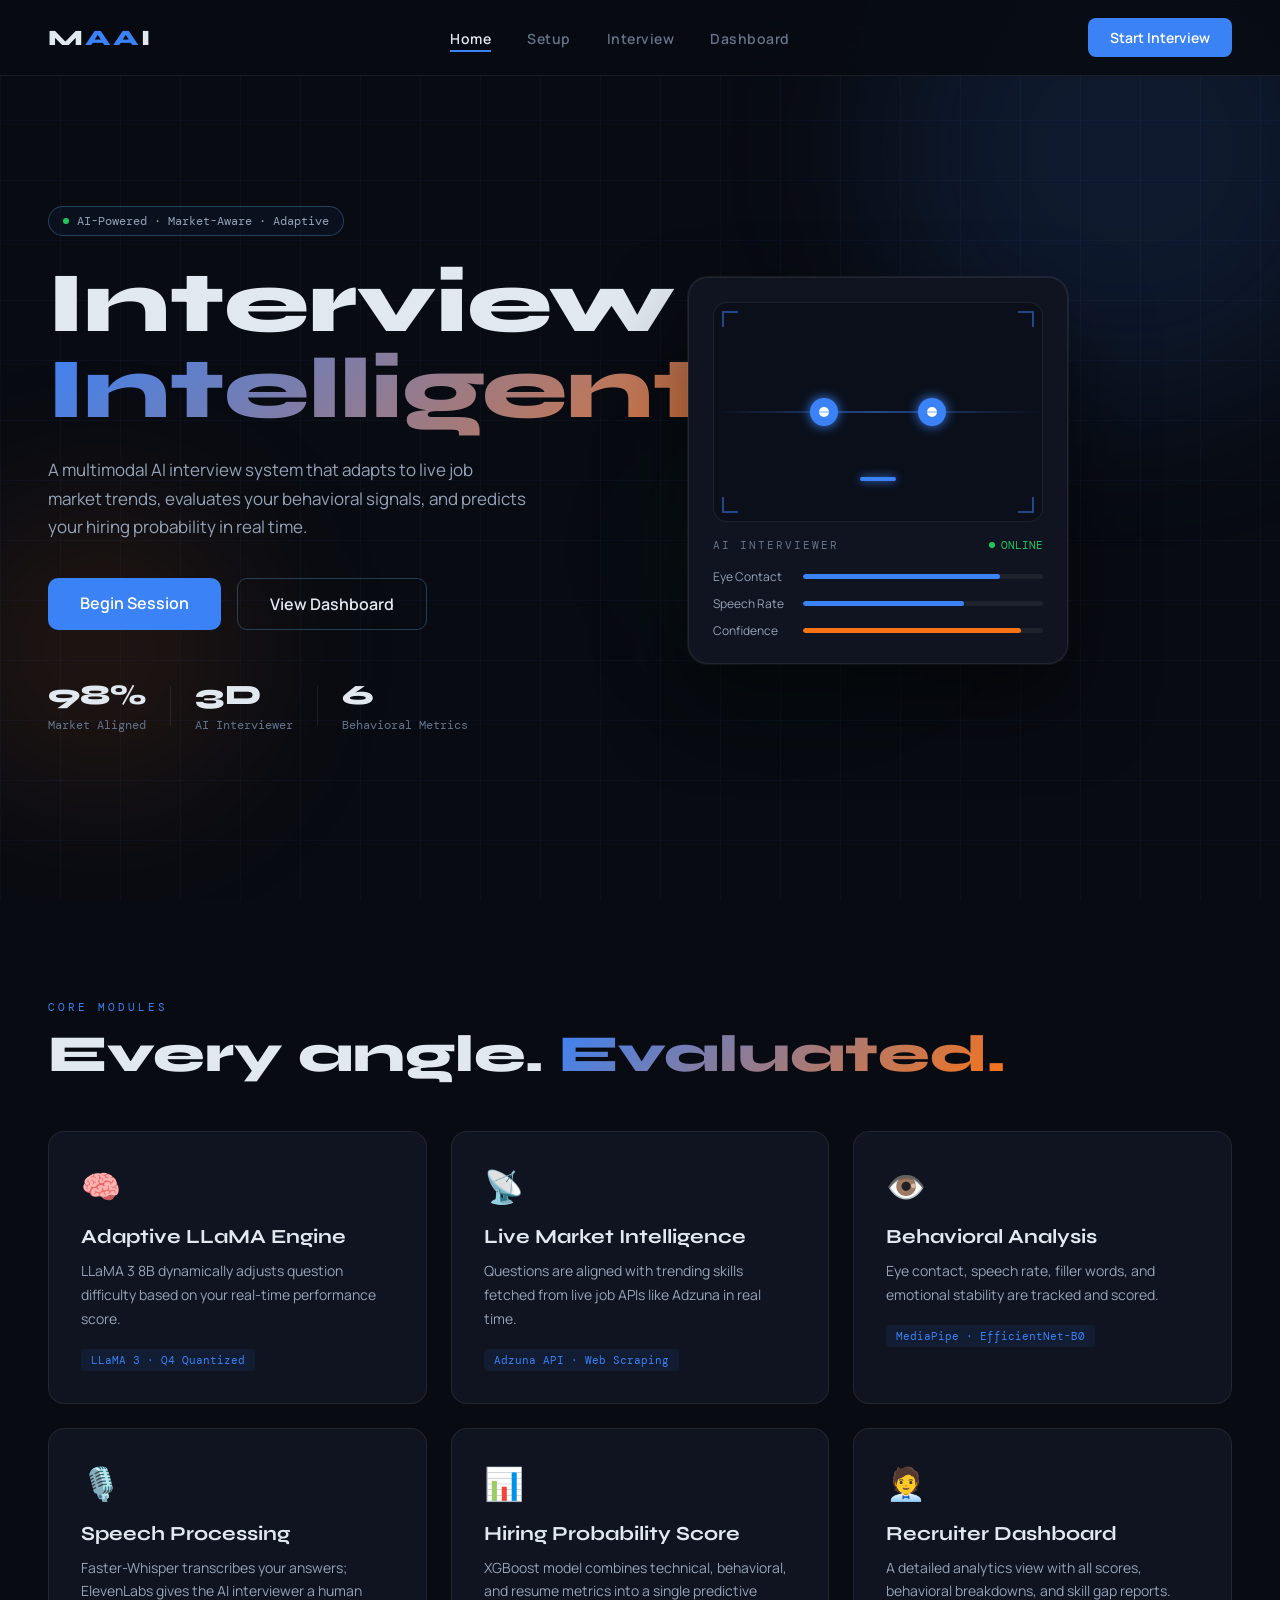
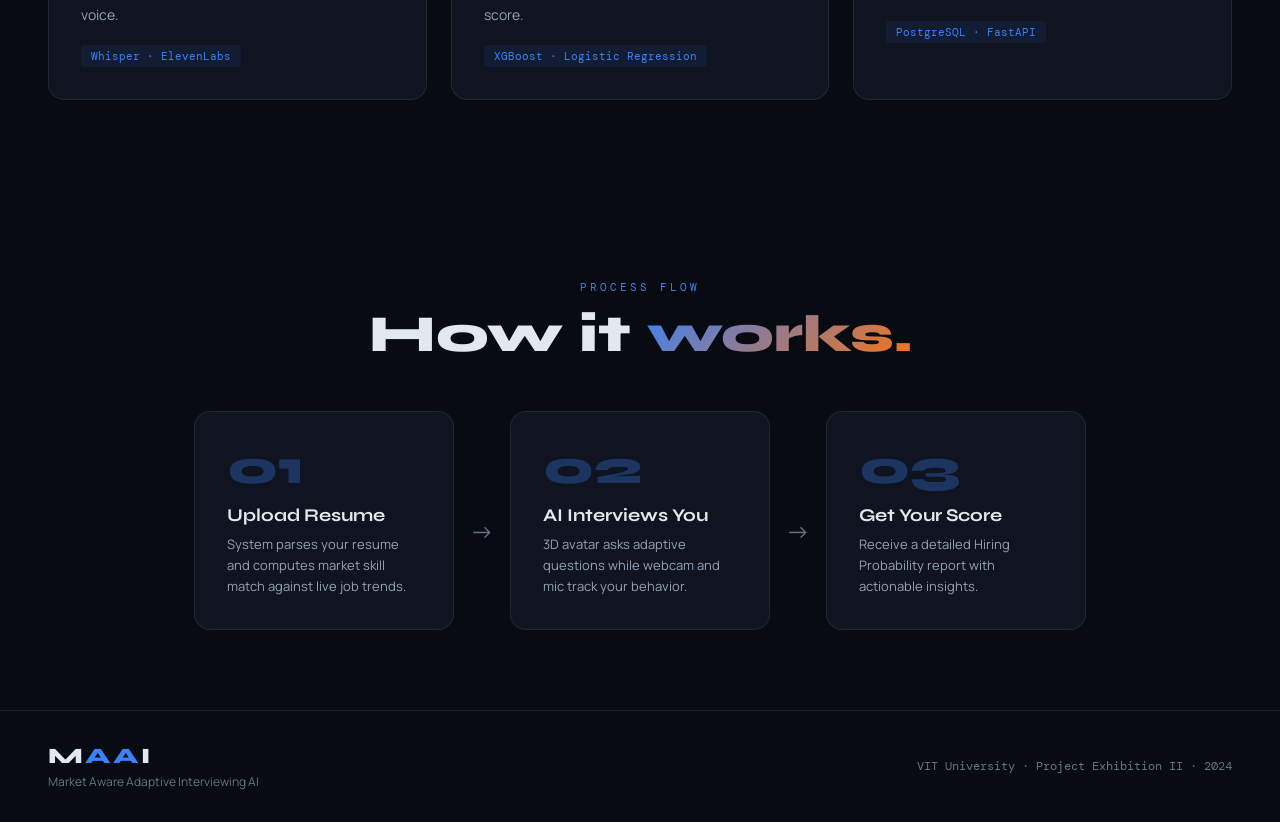
<file: AI_Interview_Simulator_with_Market_Job_Analysis/AI_Interview_Simulator_with_Market_Job_Analysis/frontend/index.html>
<!DOCTYPE html>
<html lang="en">
<head>
  <meta charset="UTF-8" />
  <meta name="viewport" content="width=device-width, initial-scale=1.0"/>
  <title>MAAI — Market Aware Adaptive Interviewing AI</title>
  <link rel="stylesheet" href="style.css" />
  <link rel="preconnect" href="https://fonts.googleapis.com">
  <link href="https://fonts.googleapis.com/css2?family=Syne:wght@400;700;800&family=DM+Mono:wght@300;400;500&family=Manrope:wght@300;400;600&display=swap" rel="stylesheet">
</head>
<body>

  <!-- NAV -->
  <nav class="navbar">
    <div class="nav-logo">M<span>AA</span>I</div>
    <ul class="nav-links">
      <li><a href="index.html" class="active">Home</a></li>
      <li><a href="setup.html">Setup</a></li>
      <li><a href="interview.html">Interview</a></li>
      <li><a href="dashboard.html">Dashboard</a></li>
    </ul>
    <a href="setup.html" class="btn-primary">Start Interview</a>
  </nav>

  <!-- HERO -->
  <section class="hero">
    <div class="hero-bg">
      <div class="grid-overlay"></div>
      <div class="orb orb1"></div>
      <div class="orb orb2"></div>
      <div class="orb orb3"></div>
    </div>

    <div class="hero-content">
      <div class="badge">
        <span class="badge-dot"></span>
        AI-Powered · Market-Aware · Adaptive
      </div>
      <h1 class="hero-title">
        Interview <br/>
        <span class="gradient-text">Intelligently.</span>
      </h1>
      <p class="hero-desc">
        A multimodal AI interview system that adapts to live job market trends,
        evaluates your behavioral signals, and predicts your hiring probability in real time.
      </p>
      <div class="hero-cta">
        <a href="setup.html" class="btn-primary large">Begin Session</a>
        <a href="dashboard.html" class="btn-outline large">View Dashboard</a>
      </div>
      <div class="hero-stats">
        <div class="stat">
          <span class="stat-num">98%</span>
          <span class="stat-label">Market Aligned</span>
        </div>
        <div class="stat-divider"></div>
        <div class="stat">
          <span class="stat-num">3D</span>
          <span class="stat-label">AI Interviewer</span>
        </div>
        <div class="stat-divider"></div>
        <div class="stat">
          <span class="stat-num">6</span>
          <span class="stat-label">Behavioral Metrics</span>
        </div>
      </div>
    </div>

    <div class="hero-visual">
      <div class="avatar-card">
        <div class="avatar-screen">
          <div class="avatar-face">
            <div class="eye left-eye"><div class="pupil"></div></div>
            <div class="eye right-eye"><div class="pupil"></div></div>
            <div class="mouth"></div>
          </div>
          <div class="scan-line"></div>
          <div class="corner tl"></div>
          <div class="corner tr"></div>
          <div class="corner bl"></div>
          <div class="corner br"></div>
        </div>
        <div class="avatar-info">
          <span class="ai-label">AI INTERVIEWER</span>
          <span class="ai-status"><span class="pulse"></span> ONLINE</span>
        </div>
        <div class="metrics-bar">
          <div class="metric-item">
            <span>Eye Contact</span>
            <div class="bar"><div class="fill" style="width:82%"></div></div>
          </div>
          <div class="metric-item">
            <span>Speech Rate</span>
            <div class="bar"><div class="fill" style="width:67%"></div></div>
          </div>
          <div class="metric-item">
            <span>Confidence</span>
            <div class="bar"><div class="fill orange" style="width:91%"></div></div>
          </div>
        </div>
      </div>
    </div>
  </section>

  <!-- FEATURES -->
  <section class="features">
    <div class="section-label">CORE MODULES</div>
    <h2 class="section-title">Every angle. <span class="gradient-text">Evaluated.</span></h2>
    <div class="features-grid">
      <div class="feature-card" data-delay="0">
        <div class="feature-icon">🧠</div>
        <h3>Adaptive LLaMA Engine</h3>
        <p>LLaMA 3 8B dynamically adjusts question difficulty based on your real-time performance score.</p>
        <div class="feature-tag">LLaMA 3 · Q4 Quantized</div>
      </div>
      <div class="feature-card" data-delay="1">
        <div class="feature-icon">📡</div>
        <h3>Live Market Intelligence</h3>
        <p>Questions are aligned with trending skills fetched from live job APIs like Adzuna in real time.</p>
        <div class="feature-tag">Adzuna API · Web Scraping</div>
      </div>
      <div class="feature-card" data-delay="2">
        <div class="feature-icon">👁️</div>
        <h3>Behavioral Analysis</h3>
        <p>Eye contact, speech rate, filler words, and emotional stability are tracked and scored.</p>
        <div class="feature-tag">MediaPipe · EfficientNet-B0</div>
      </div>
      <div class="feature-card" data-delay="3">
        <div class="feature-icon">🎙️</div>
        <h3>Speech Processing</h3>
        <p>Faster-Whisper transcribes your answers; ElevenLabs gives the AI interviewer a human voice.</p>
        <div class="feature-tag">Whisper · ElevenLabs</div>
      </div>
      <div class="feature-card" data-delay="4">
        <div class="feature-icon">📊</div>
        <h3>Hiring Probability Score</h3>
        <p>XGBoost model combines technical, behavioral, and resume metrics into a single predictive score.</p>
        <div class="feature-tag">XGBoost · Logistic Regression</div>
      </div>
      <div class="feature-card" data-delay="5">
        <div class="feature-icon">🧑‍💼</div>
        <h3>Recruiter Dashboard</h3>
        <p>A detailed analytics view with all scores, behavioral breakdowns, and skill gap reports.</p>
        <div class="feature-tag">PostgreSQL · FastAPI</div>
      </div>
    </div>
  </section>

  <!-- HOW IT WORKS -->
  <section class="how-it-works">
    <div class="section-label">PROCESS FLOW</div>
    <h2 class="section-title">How it <span class="gradient-text">works.</span></h2>
    <div class="steps">
      <div class="step">
        <div class="step-num">01</div>
        <div class="step-content">
          <h3>Upload Resume</h3>
          <p>System parses your resume and computes market skill match against live job trends.</p>
        </div>
      </div>
      <div class="step-arrow">→</div>
      <div class="step">
        <div class="step-num">02</div>
        <div class="step-content">
          <h3>AI Interviews You</h3>
          <p>3D avatar asks adaptive questions while webcam and mic track your behavior.</p>
        </div>
      </div>
      <div class="step-arrow">→</div>
      <div class="step">
        <div class="step-num">03</div>
        <div class="step-content">
          <h3>Get Your Score</h3>
          <p>Receive a detailed Hiring Probability report with actionable insights.</p>
        </div>
      </div>
    </div>
  </section>

  <!-- FOOTER -->
  <footer class="footer">
    <div class="footer-left">
      <div class="nav-logo">M<span>AA</span>I</div>
      <p>Market Aware Adaptive Interviewing AI</p>
    </div>
    <div class="footer-right">
      <span>VIT University · Project Exhibition II · 2024</span>
    </div>
  </footer>

  <script src="main.js"></script>
</body>
</html>
</file>
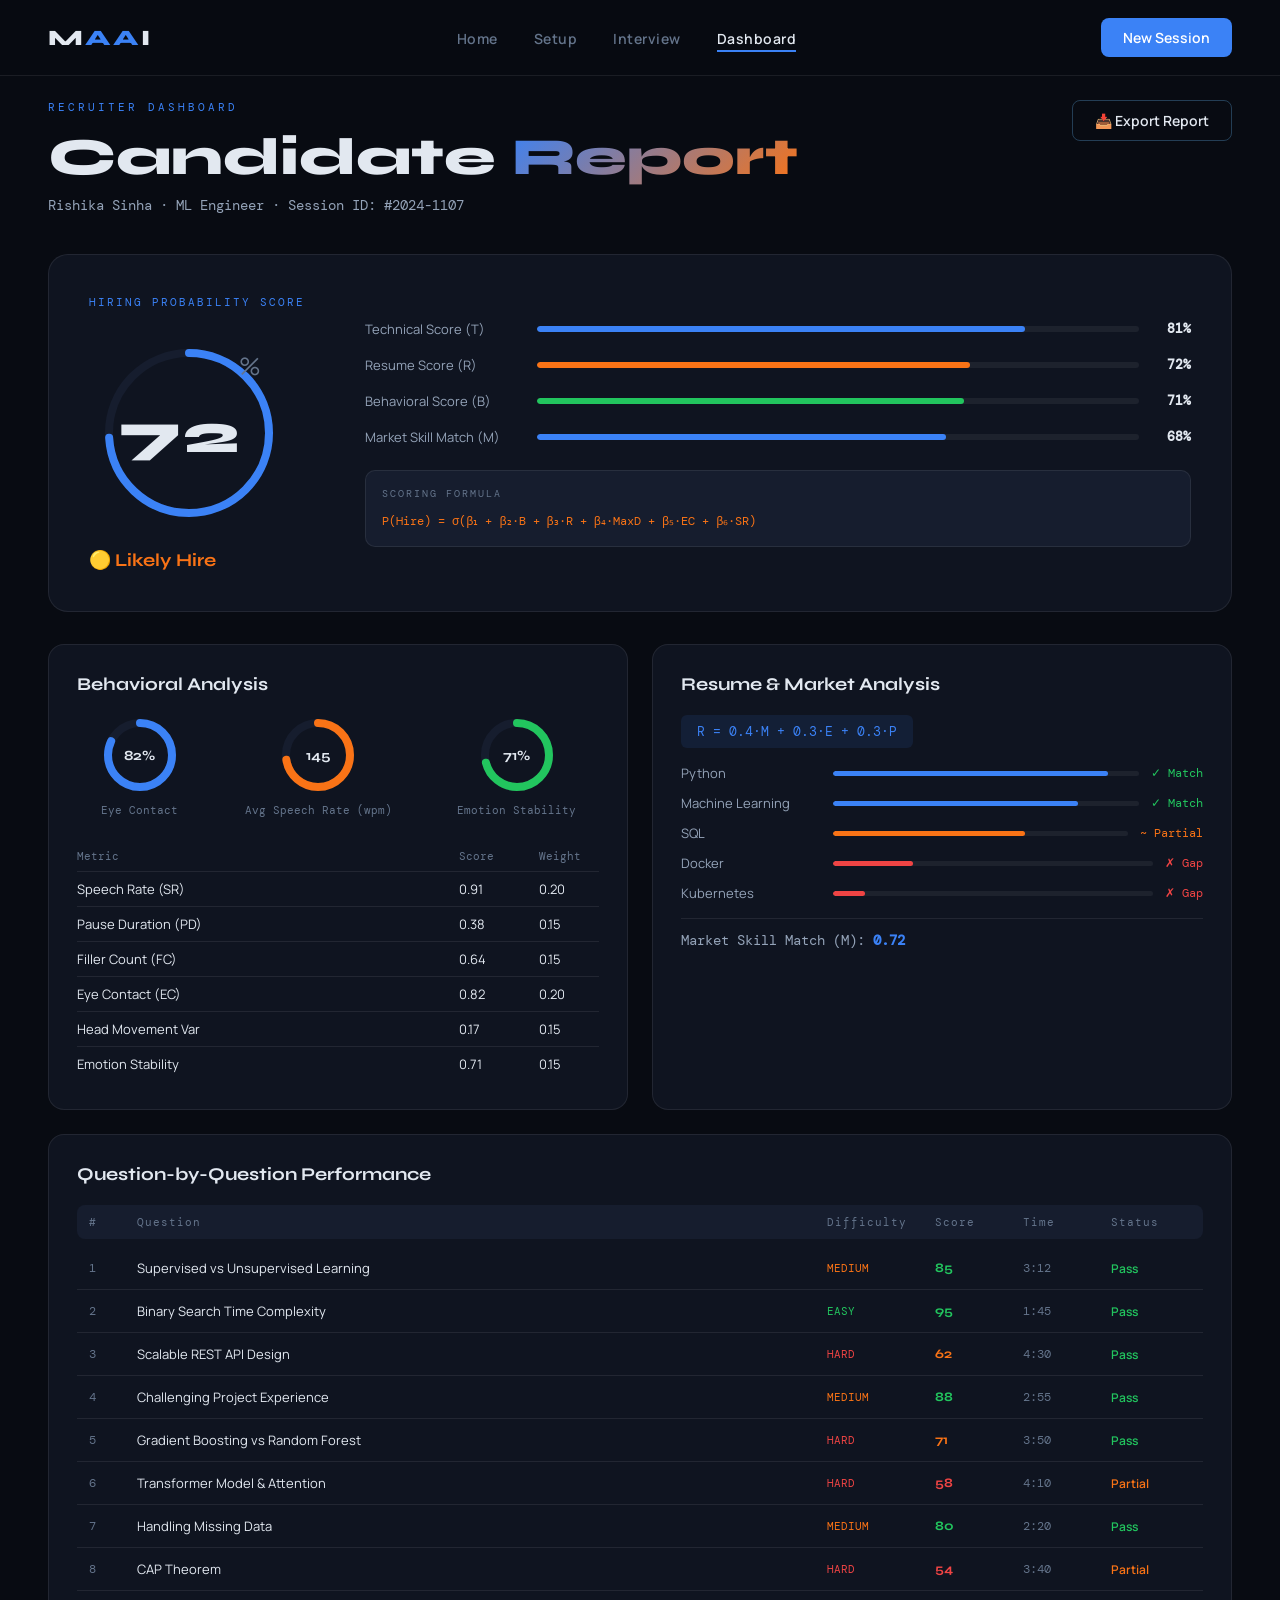
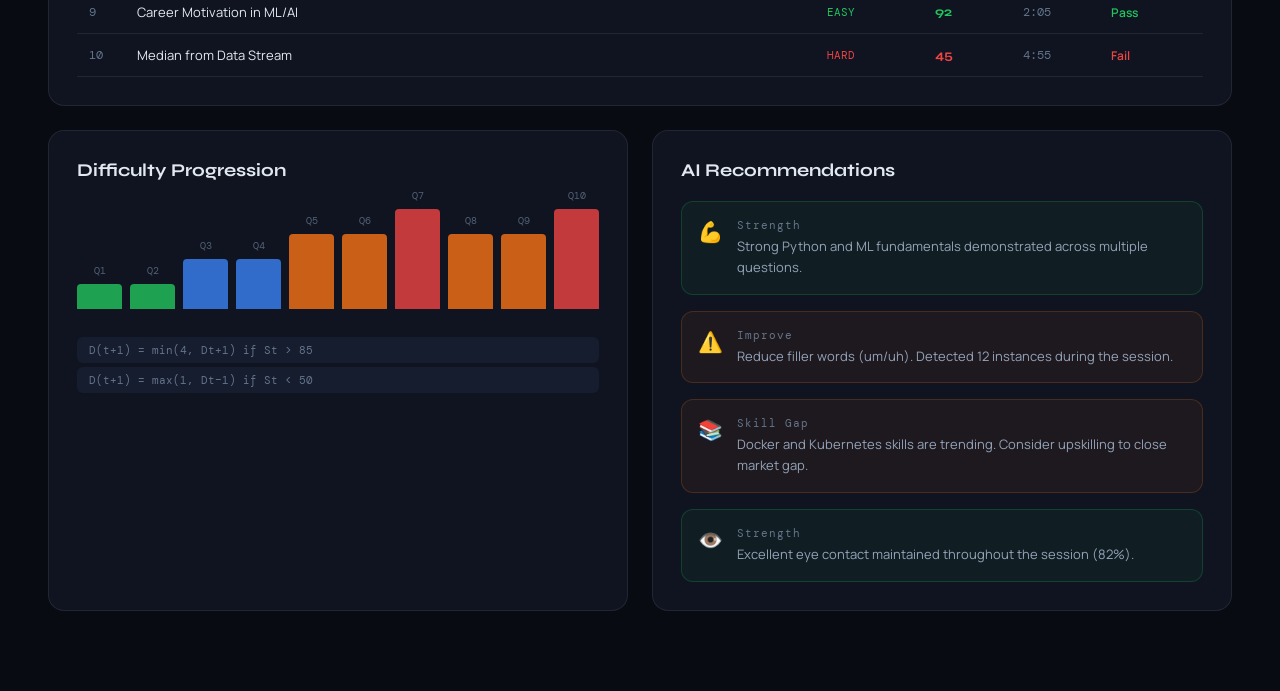
<file: AI_Interview_Simulator_with_Market_Job_Analysis/AI_Interview_Simulator_with_Market_Job_Analysis/frontend/dashboard.html>
<!DOCTYPE html>
<html lang="en">
<head>
  <meta charset="UTF-8" />
  <meta name="viewport" content="width=device-width, initial-scale=1.0"/>
  <title>Dashboard — MAAI</title>
  <link rel="stylesheet" href="style.css" />
  <link rel="preconnect" href="https://fonts.googleapis.com">
  <link href="https://fonts.googleapis.com/css2?family=Syne:wght@400;700;800&family=DM+Mono:wght@300;400;500&family=Manrope:wght@300;400;600&display=swap" rel="stylesheet">
</head>
<body>

  <nav class="navbar">
    <div class="nav-logo">M<span>AA</span>I</div>
    <ul class="nav-links">
      <li><a href="index.html">Home</a></li>
      <li><a href="setup.html">Setup</a></li>
      <li><a href="interview.html">Interview</a></li>
      <li><a href="dashboard.html" class="active">Dashboard</a></li>
    </ul>
    <a href="setup.html" class="btn-primary">New Session</a>
  </nav>

  <section class="dashboard-page">

    <!-- HEADER -->
    <div class="dashboard-header">
      <div>
        <div class="section-label">RECRUITER DASHBOARD</div>
        <h1>Candidate <span class="gradient-text">Report</span></h1>
        <p class="dashboard-meta">Rishika Sinha · ML Engineer · Session ID: #2024-1107</p>
      </div>
      <button class="btn-outline" onclick="window.print()">📥 Export Report</button>
    </div>

    <!-- HIRING SCORE HERO -->
    <div class="hiring-score-card">
      <div class="hs-left">
        <div class="hs-label">HIRING PROBABILITY SCORE</div>
        <div class="hs-ring-container">
          <svg class="hs-ring" viewBox="0 0 200 200">
            <circle cx="100" cy="100" r="80" class="ring-bg"/>
            <circle cx="100" cy="100" r="80" class="ring-fill" id="hiringRingFill"
              stroke-dasharray="502" stroke-dashoffset="502"/>
          </svg>
          <div class="hs-score-center">
            <span class="hs-number" id="hiringScore">0</span>
            <span class="hs-percent">%</span>
          </div>
        </div>
        <div class="hs-verdict" id="hiringVerdict">Calculating...</div>
      </div>
      <div class="hs-right">
        <div class="hs-breakdown">
          <div class="hs-item">
            <span class="hs-item-label">Technical Score (T)</span>
            <div class="bar wide"><div class="fill" id="techScoreBar" style="width:0%"></div></div>
            <span class="hs-item-val" id="techScoreVal">0%</span>
          </div>
          <div class="hs-item">
            <span class="hs-item-label">Resume Score (R)</span>
            <div class="bar wide"><div class="fill orange" id="resumeScoreBar" style="width:0%"></div></div>
            <span class="hs-item-val" id="resumeScoreVal">0%</span>
          </div>
          <div class="hs-item">
            <span class="hs-item-label">Behavioral Score (B)</span>
            <div class="bar wide"><div class="fill green" id="behaviorScoreBar" style="width:0%"></div></div>
            <span class="hs-item-val" id="behaviorScoreVal">0%</span>
          </div>
          <div class="hs-item">
            <span class="hs-item-label">Market Skill Match (M)</span>
            <div class="bar wide"><div class="fill" id="marketScoreBar" style="width:0%"></div></div>
            <span class="hs-item-val" id="marketScoreVal">0%</span>
          </div>
        </div>
        <div class="formula-box">
          <div class="formula-label">SCORING FORMULA</div>
          <code>P(Hire) = σ(β₁ + β₂·B + β₃·R + β₄·MaxD + β₅·EC + β₆·SR)</code>
        </div>
      </div>
    </div>

    <!-- METRICS GRID -->
    <div class="metrics-grid">

      <!-- BEHAVIORAL -->
      <div class="metrics-card">
        <div class="mc-title">Behavioral Analysis</div>
        <div class="beh-metrics">
          <div class="beh-item">
            <div class="beh-circle" id="eyeCircle">
              <svg viewBox="0 0 80 80">
                <circle cx="40" cy="40" r="32" class="ring-bg"/>
                <circle cx="40" cy="40" r="32" class="ring-fill" stroke-dasharray="201" stroke-dashoffset="201" id="eyeRing"/>
              </svg>
              <span id="eyePct">0%</span>
            </div>
            <div class="beh-label">Eye Contact</div>
          </div>
          <div class="beh-item">
            <div class="beh-circle orange">
              <svg viewBox="0 0 80 80">
                <circle cx="40" cy="40" r="32" class="ring-bg"/>
                <circle cx="40" cy="40" r="32" class="ring-fill orange" stroke-dasharray="201" stroke-dashoffset="201" id="speechRing"/>
              </svg>
              <span id="speechPct">0</span>
            </div>
            <div class="beh-label">Avg Speech Rate (wpm)</div>
          </div>
          <div class="beh-item">
            <div class="beh-circle green">
              <svg viewBox="0 0 80 80">
                <circle cx="40" cy="40" r="32" class="ring-bg"/>
                <circle cx="40" cy="40" r="32" class="ring-fill green" stroke-dasharray="201" stroke-dashoffset="201" id="emotionRing"/>
              </svg>
              <span id="emotionPct">0%</span>
            </div>
            <div class="beh-label">Emotion Stability</div>
          </div>
        </div>
        <div class="beh-table">
          <div class="bt-row header"><span>Metric</span><span>Score</span><span>Weight</span></div>
          <div class="bt-row"><span>Speech Rate (SR)</span><span id="srVal">--</span><span>0.20</span></div>
          <div class="bt-row"><span>Pause Duration (PD)</span><span id="pdVal">--</span><span>0.15</span></div>
          <div class="bt-row"><span>Filler Count (FC)</span><span id="fcVal">--</span><span>0.15</span></div>
          <div class="bt-row"><span>Eye Contact (EC)</span><span id="ecVal">--</span><span>0.20</span></div>
          <div class="bt-row"><span>Head Movement Var</span><span id="bmVal">--</span><span>0.15</span></div>
          <div class="bt-row"><span>Emotion Stability</span><span id="esVal">--</span><span>0.15</span></div>
        </div>
      </div>

      <!-- RESUME ANALYSIS -->
      <div class="metrics-card">
        <div class="mc-title">Resume & Market Analysis</div>
        <div class="resume-formula">
          <code>R = 0.4·M + 0.3·E + 0.3·P</code>
        </div>
        <div class="skill-match-list" id="skillMatchList">
          <div class="sm-row">
            <span>Python</span>
            <div class="bar"><div class="fill" style="width:90%"></div></div>
            <span class="pct green">✓ Match</span>
          </div>
          <div class="sm-row">
            <span>Machine Learning</span>
            <div class="bar"><div class="fill" style="width:80%"></div></div>
            <span class="pct green">✓ Match</span>
          </div>
          <div class="sm-row">
            <span>SQL</span>
            <div class="bar"><div class="fill orange" style="width:65%"></div></div>
            <span class="pct orange">~ Partial</span>
          </div>
          <div class="sm-row">
            <span>Docker</span>
            <div class="bar"><div class="fill red" style="width:25%"></div></div>
            <span class="pct red">✗ Gap</span>
          </div>
          <div class="sm-row">
            <span>Kubernetes</span>
            <div class="bar"><div class="fill red" style="width:10%"></div></div>
            <span class="pct red">✗ Gap</span>
          </div>
        </div>
        <div class="market-match-score">
          Market Skill Match (M): <strong id="marketM">0.72</strong>
        </div>
      </div>

      <!-- QUESTION PERFORMANCE -->
      <div class="metrics-card full-width">
        <div class="mc-title">Question-by-Question Performance</div>
        <div class="q-table">
          <div class="qt-header">
            <span>#</span>
            <span>Question</span>
            <span>Difficulty</span>
            <span>Score</span>
            <span>Time</span>
            <span>Status</span>
          </div>
          <div class="qt-row" id="qtBody">
            <!-- Filled by JS -->
          </div>
        </div>
      </div>

      <!-- ADAPTIVE DIFFICULTY CHART -->
      <div class="metrics-card">
        <div class="mc-title">Difficulty Progression</div>
        <div class="diff-chart" id="diffChart">
          <!-- Rendered by JS -->
        </div>
        <div class="diff-rule">
          <code>D(t+1) = min(4, Dt+1) if St &gt; 85</code>
          <code>D(t+1) = max(1, Dt−1) if St &lt; 50</code>
        </div>
      </div>

      <!-- RECOMMENDATIONS -->
      <div class="metrics-card">
        <div class="mc-title">AI Recommendations</div>
        <div class="reco-list">
          <div class="reco-item strength">
            <div class="reco-icon">💪</div>
            <div>
              <div class="reco-type">Strength</div>
              <div class="reco-text">Strong Python and ML fundamentals demonstrated across multiple questions.</div>
            </div>
          </div>
          <div class="reco-item warning">
            <div class="reco-icon">⚠️</div>
            <div>
              <div class="reco-type">Improve</div>
              <div class="reco-text">Reduce filler words (um/uh). Detected 12 instances during the session.</div>
            </div>
          </div>
          <div class="reco-item warning">
            <div class="reco-icon">📚</div>
            <div>
              <div class="reco-type">Skill Gap</div>
              <div class="reco-text">Docker and Kubernetes skills are trending. Consider upskilling to close market gap.</div>
            </div>
          </div>
          <div class="reco-item strength">
            <div class="reco-icon">👁️</div>
            <div>
              <div class="reco-type">Strength</div>
              <div class="reco-text">Excellent eye contact maintained throughout the session (82%).</div>
            </div>
          </div>
        </div>
      </div>

    </div><!-- end metrics-grid -->

  </section>

  <script src="dashboard.js"></script>
</body>
</html>
</file>
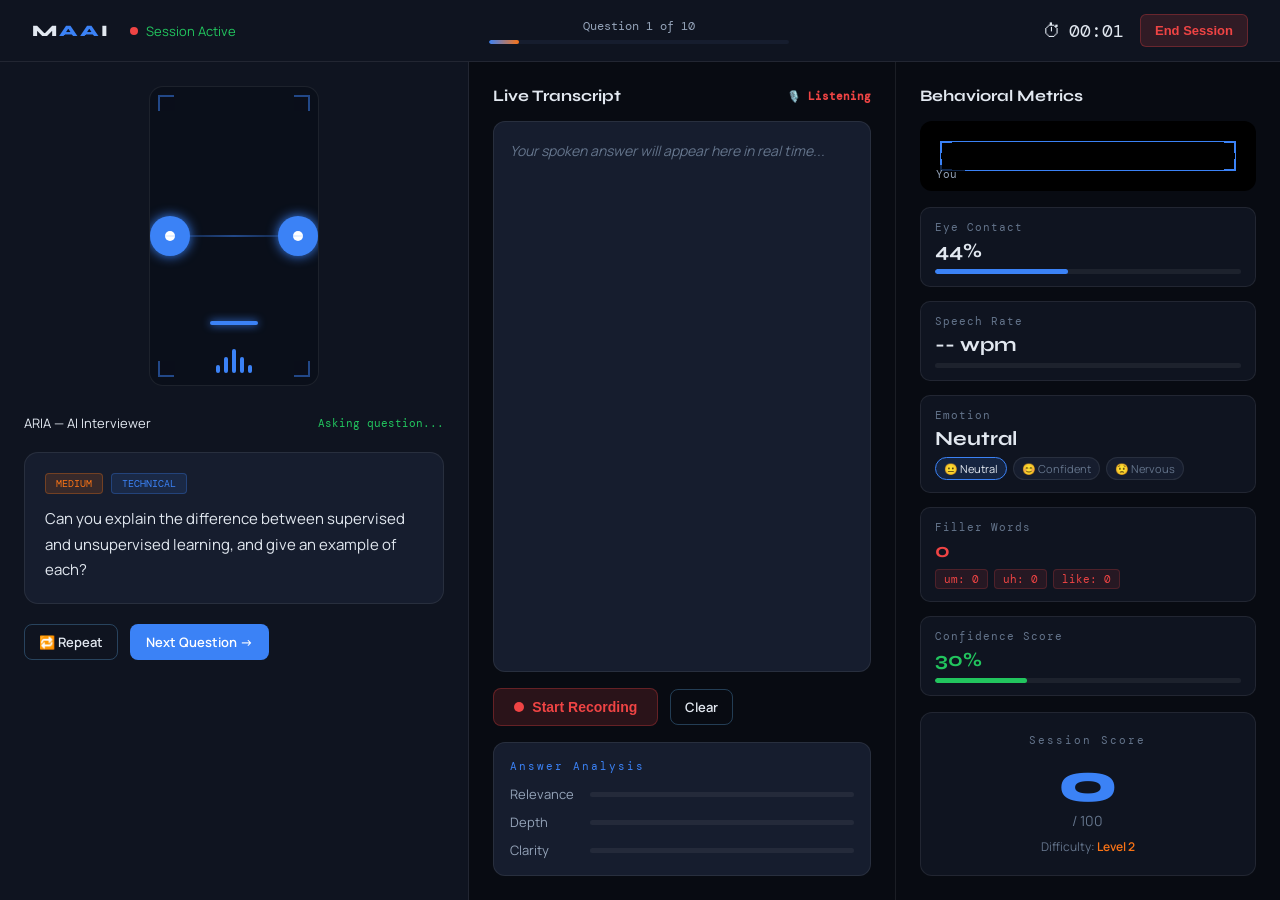
<file: AI_Interview_Simulator_with_Market_Job_Analysis/AI_Interview_Simulator_with_Market_Job_Analysis/frontend/interview.html>
<!DOCTYPE html>
<html lang="en">
<head>
  <meta charset="UTF-8" />
  <meta name="viewport" content="width=device-width, initial-scale=1.0"/>
  <title>Interview Room — MAAI</title>
  <link rel="stylesheet" href="style.css" />
  <link rel="preconnect" href="https://fonts.googleapis.com">
  <link href="https://fonts.googleapis.com/css2?family=Syne:wght@400;700;800&family=DM+Mono:wght@300;400;500&family=Manrope:wght@300;400;600&display=swap" rel="stylesheet">
</head>
<body class="interview-body">

  <!-- TOP BAR -->
  <div class="interview-topbar">
    <div class="topbar-left">
      <div class="nav-logo small">M<span>AA</span>I</div>
      <div class="session-info">
        <span class="rec-dot"></span>
        <span>Session Active</span>
      </div>
    </div>
    <div class="topbar-center">
      <div class="question-counter">
        Question <span id="currentQ">1</span> of <span id="totalQ">10</span>
      </div>
      <div class="progress-track">
        <div class="progress-fill" id="progressFill" style="width:10%"></div>
      </div>
    </div>
    <div class="topbar-right">
      <div class="timer-box">
        <span class="timer-icon">⏱</span>
        <span id="timer">00:00</span>
      </div>
      <button class="btn-danger-sm" onclick="endSession()">End Session</button>
    </div>
  </div>

  <!-- MAIN INTERVIEW AREA -->
  <div class="interview-main">

    <!-- LEFT: AI AVATAR PANEL -->
    <div class="avatar-panel">
      <div class="avatar-container">
        <div class="avatar-screen large">
          <div class="avatar-face large">
            <div class="eye left-eye"><div class="pupil"></div></div>
            <div class="eye right-eye"><div class="pupil"></div></div>
            <div class="mouth" id="avatarMouth"></div>
          </div>
          <div class="scan-line"></div>
          <div class="corner tl"></div>
          <div class="corner tr"></div>
          <div class="corner bl"></div>
          <div class="corner br"></div>
          <div class="avatar-speaking-indicator" id="speakingIndicator">
            <div class="wave-bar"></div>
            <div class="wave-bar"></div>
            <div class="wave-bar"></div>
            <div class="wave-bar"></div>
            <div class="wave-bar"></div>
          </div>
        </div>
        <div class="avatar-nameplate">
          <span>ARIA — AI Interviewer</span>
          <span class="ai-status-label" id="avatarStatus">Listening...</span>
        </div>
      </div>

      <!-- QUESTION BOX -->
      <div class="question-box">
        <div class="question-tag">
          <span id="difficultyTag">MEDIUM</span>
          <span id="categoryTag">TECHNICAL</span>
        </div>
        <p class="question-text" id="questionText">
          Can you explain the difference between supervised and unsupervised learning, and give an example of each?
        </p>
      </div>

      <!-- NAVIGATION -->
      <div class="interview-nav">
        <button class="btn-outline sm" onclick="repeatQuestion()">🔁 Repeat</button>
        <button class="btn-primary sm" id="nextBtn" onclick="nextQuestion()">Next Question →</button>
      </div>
    </div>

    <!-- CENTER: TRANSCRIPT -->
    <div class="transcript-panel">
      <div class="panel-title">
        <span>Live Transcript</span>
        <span class="mic-indicator" id="micIndicator">🎙️ Listening</span>
      </div>
      <div class="transcript-box" id="transcriptBox">
        <div class="transcript-placeholder">
          Your spoken answer will appear here in real time...
        </div>
      </div>
      <div class="transcript-controls">
        <button class="btn-rec" id="recordBtn" onclick="toggleRecording()">
          <span class="rec-circle"></span> Start Recording
        </button>
        <button class="btn-outline sm" onclick="clearTranscript()">Clear</button>
      </div>
      <div class="answer-quality">
        <div class="quality-label">Answer Analysis</div>
        <div class="quality-bars">
          <div class="q-bar-row">
            <span>Relevance</span>
            <div class="bar"><div class="fill" id="relevanceBar" style="width:0%"></div></div>
          </div>
          <div class="q-bar-row">
            <span>Depth</span>
            <div class="bar"><div class="fill" id="depthBar" style="width:0%"></div></div>
          </div>
          <div class="q-bar-row">
            <span>Clarity</span>
            <div class="bar"><div class="fill orange" id="clarityBar" style="width:0%"></div></div>
          </div>
        </div>
      </div>
    </div>

    <!-- RIGHT: BEHAVIORAL METRICS -->
    <div class="metrics-panel">
      <div class="panel-title">Behavioral Metrics</div>

      <!-- CAMERA FEED -->
      <div class="candidate-cam">
        <video id="candidateVideo" autoplay muted playsinline></video>
        <div class="face-box" id="faceBox">
          <div class="face-corner ftl"></div>
          <div class="face-corner ftr"></div>
          <div class="face-corner fbl"></div>
          <div class="face-corner fbr"></div>
        </div>
        <div class="cam-label">You</div>
      </div>

      <!-- LIVE METRICS -->
      <div class="live-metrics">
        <div class="live-metric">
          <div class="lm-label">Eye Contact</div>
          <div class="lm-value" id="eyeContactVal">--</div>
          <div class="bar"><div class="fill" id="eyeBar" style="width:0%"></div></div>
        </div>
        <div class="live-metric">
          <div class="lm-label">Speech Rate</div>
          <div class="lm-value" id="speechRateVal">-- wpm</div>
          <div class="bar"><div class="fill orange" id="speechBar" style="width:0%"></div></div>
        </div>
        <div class="live-metric">
          <div class="lm-label">Emotion</div>
          <div class="lm-value" id="emotionVal">Neutral</div>
          <div class="emotion-chips" id="emotionChips">
            <span class="chip active">😐 Neutral</span>
            <span class="chip">😊 Confident</span>
            <span class="chip">😟 Nervous</span>
          </div>
        </div>
        <div class="live-metric">
          <div class="lm-label">Filler Words</div>
          <div class="lm-value red" id="fillerVal">0</div>
          <div class="filler-list" id="fillerList">
            <span class="filler-tag">um: 0</span>
            <span class="filler-tag">uh: 0</span>
            <span class="filler-tag">like: 0</span>
          </div>
        </div>
        <div class="live-metric">
          <div class="lm-label">Confidence Score</div>
          <div class="lm-value green" id="confidenceVal">0%</div>
          <div class="bar"><div class="fill green" id="confidenceBar" style="width:0%"></div></div>
        </div>
      </div>

      <!-- CURRENT SESSION SCORE -->
      <div class="session-score-box">
        <div class="ss-label">Session Score</div>
        <div class="ss-value" id="sessionScore">0</div>
        <div class="ss-sublabel">/ 100</div>
        <div class="difficulty-label">Difficulty: <span id="currentDifficulty">Level 2</span></div>
      </div>
    </div>

  </div><!-- end interview-main -->

  <!-- END SESSION MODAL -->
  <div class="modal-overlay" id="endModal" style="display:none">
    <div class="modal-box">
      <h2>End This Session?</h2>
      <p>Your progress will be saved and you'll be redirected to your results dashboard.</p>
      <div class="modal-btns">
        <button class="btn-outline" onclick="closeModal()">Continue Interview</button>
        <a href="dashboard.html" class="btn-primary">View Results</a>
      </div>
    </div>
  </div>

  <script src="interview.js"></script>
</body>
</html>
</file>
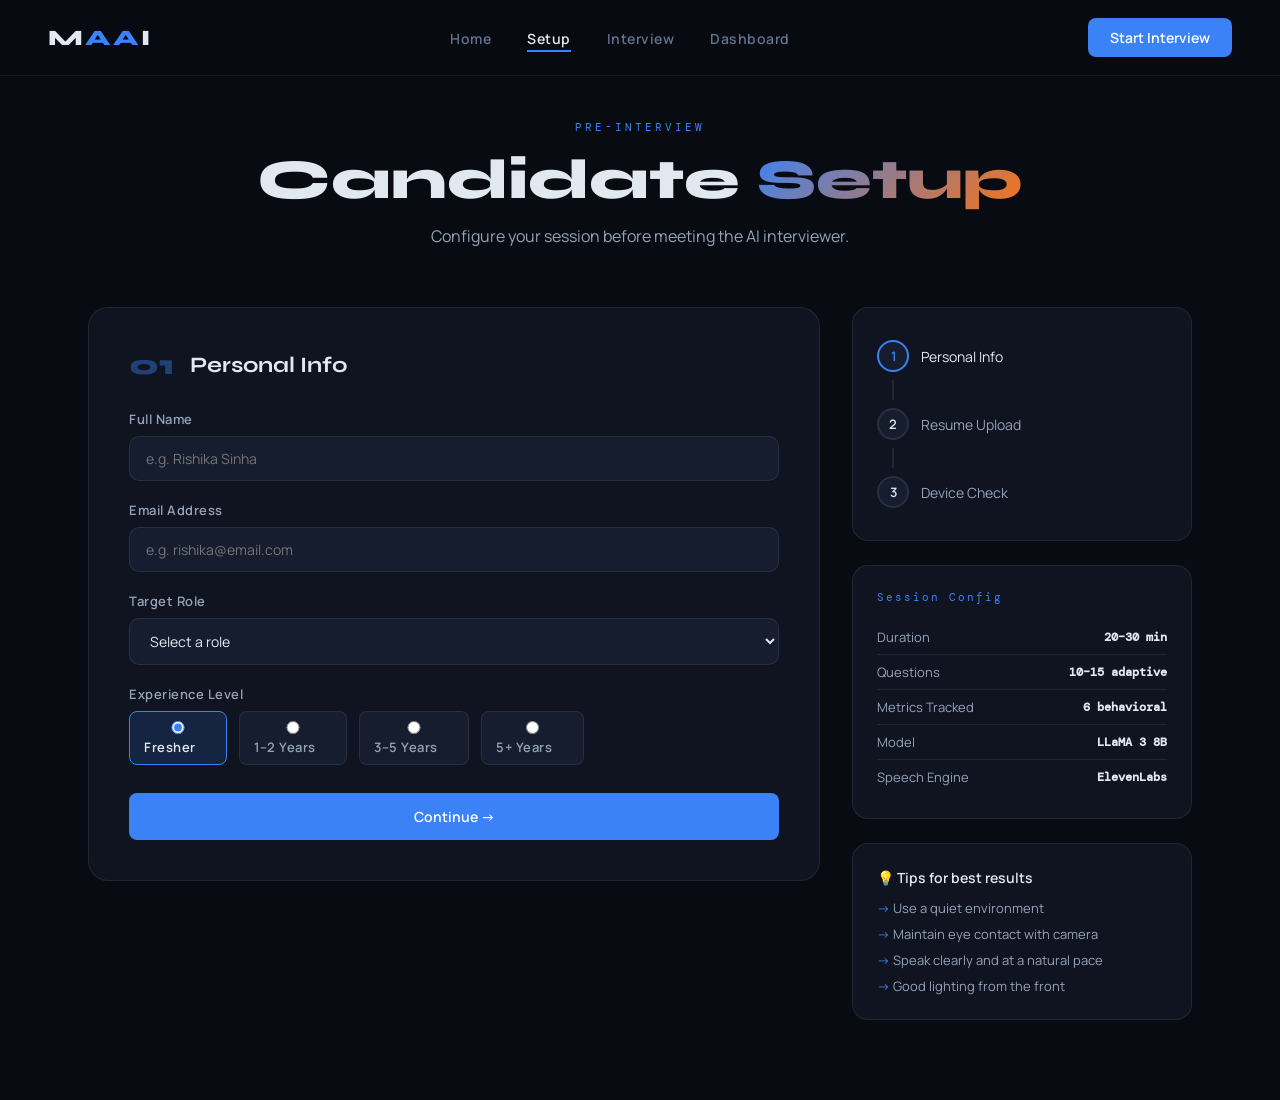
<file: AI_Interview_Simulator_with_Market_Job_Analysis/AI_Interview_Simulator_with_Market_Job_Analysis/frontend/setup.html>
<!DOCTYPE html>
<html lang="en">
<head>
  <meta charset="UTF-8" />
  <meta name="viewport" content="width=device-width, initial-scale=1.0"/>
  <title>Setup — MAAI</title>
  <link rel="stylesheet" href="style.css" />
  <link rel="preconnect" href="https://fonts.googleapis.com">
  <link href="https://fonts.googleapis.com/css2?family=Syne:wght@400;700;800&family=DM+Mono:wght@300;400;500&family=Manrope:wght@300;400;600&display=swap" rel="stylesheet">
</head>
<body>

  <nav class="navbar">
    <div class="nav-logo">M<span>AA</span>I</div>
    <ul class="nav-links">
      <li><a href="index.html">Home</a></li>
      <li><a href="setup.html" class="active">Setup</a></li>
      <li><a href="interview.html">Interview</a></li>
      <li><a href="dashboard.html">Dashboard</a></li>
    </ul>
    <a href="interview.html" class="btn-primary">Start Interview</a>
  </nav>

  <section class="setup-page">
    <div class="setup-header">
      <div class="section-label">PRE-INTERVIEW</div>
      <h1>Candidate <span class="gradient-text">Setup</span></h1>
      <p>Configure your session before meeting the AI interviewer.</p>
    </div>

    <div class="setup-grid">

      <!-- LEFT: FORM -->
      <div class="setup-form-panel">

        <!-- STEP 1 -->
        <div class="setup-step active" id="step1">
          <div class="step-header">
            <span class="step-badge">01</span>
            <h3>Personal Info</h3>
          </div>
          <div class="form-group">
            <label>Full Name</label>
            <input type="text" id="candidateName" placeholder="e.g. Rishika Sinha" />
          </div>
          <div class="form-group">
            <label>Email Address</label>
            <input type="email" id="candidateEmail" placeholder="e.g. rishika@email.com" />
          </div>
          <div class="form-group">
            <label>Target Role</label>
            <select id="targetRole">
              <option value="">Select a role</option>
              <option value="software_engineer">Software Engineer</option>
              <option value="data_scientist">Data Scientist</option>
              <option value="ml_engineer">ML Engineer</option>
              <option value="finance_analyst">Finance Analyst</option>
              <option value="product_manager">Product Manager</option>
              <option value="devops">DevOps Engineer</option>
            </select>
          </div>
          <div class="form-group">
            <label>Experience Level</label>
            <div class="radio-group">
              <label class="radio-label"><input type="radio" name="level" value="fresher" checked/> Fresher</label>
              <label class="radio-label"><input type="radio" name="level" value="junior"/> 1–2 Years</label>
              <label class="radio-label"><input type="radio" name="level" value="mid"/> 3–5 Years</label>
              <label class="radio-label"><input type="radio" name="level" value="senior"/> 5+ Years</label>
            </div>
          </div>
          <button class="btn-primary full" onclick="nextStep(2)">Continue →</button>
        </div>

        <!-- STEP 2 -->
        <div class="setup-step" id="step2">
          <div class="step-header">
            <span class="step-badge">02</span>
            <h3>Resume Upload</h3>
          </div>
          <div class="upload-zone" id="uploadZone" onclick="document.getElementById('resumeFile').click()">
            <div class="upload-icon">📄</div>
            <p>Click to upload your Resume</p>
            <span>PDF, DOC, DOCX — max 5MB</span>
            <input type="file" id="resumeFile" accept=".pdf,.doc,.docx" style="display:none" onchange="handleFileUpload(this)"/>
          </div>
          <div class="upload-status" id="uploadStatus" style="display:none">
            <span class="status-icon">✅</span>
            <span id="uploadedFileName"></span>
          </div>
          <div class="skill-match-preview" id="skillPreview" style="display:none">
            <div class="skill-match-label">Market Skill Match Preview</div>
            <div class="skill-bars">
              <div class="skill-row"><span>Python</span><div class="bar"><div class="fill" style="width:90%"></div></div><span class="pct">90%</span></div>
              <div class="skill-row"><span>Machine Learning</span><div class="bar"><div class="fill" style="width:75%"></div></div><span class="pct">75%</span></div>
              <div class="skill-row"><span>SQL</span><div class="bar"><div class="fill orange" style="width:60%"></div></div><span class="pct">60%</span></div>
              <div class="skill-row"><span>Docker</span><div class="bar"><div class="fill red" style="width:30%"></div></div><span class="pct">30%</span></div>
            </div>
          </div>
          <div class="btn-row">
            <button class="btn-outline" onclick="nextStep(1)">← Back</button>
            <button class="btn-primary" onclick="nextStep(3)">Continue →</button>
          </div>
        </div>

        <!-- STEP 3 -->
        <div class="setup-step" id="step3">
          <div class="step-header">
            <span class="step-badge">03</span>
            <h3>Camera & Mic Check</h3>
          </div>
          <div class="device-check">
            <div class="device-item" id="camCheck">
              <span class="device-icon">📷</span>
              <span class="device-name">Webcam</span>
              <span class="device-status pending" id="camStatus">Checking...</span>
            </div>
            <div class="device-item" id="micCheck">
              <span class="device-icon">🎙️</span>
              <span class="device-name">Microphone</span>
              <span class="device-status pending" id="micStatus">Checking...</span>
            </div>
          </div>
          <div class="camera-preview-box">
            <video id="cameraPreview" autoplay muted playsinline></video>
            <div class="cam-overlay">
              <div class="cam-corner tl"></div>
              <div class="cam-corner tr"></div>
              <div class="cam-corner bl"></div>
              <div class="cam-corner br"></div>
            </div>
          </div>
          <button class="btn-secondary full" id="checkDevicesBtn" onclick="checkDevices()">
            🔍 Check Devices
          </button>
          <div class="btn-row" style="margin-top:16px">
            <button class="btn-outline" onclick="nextStep(2)">← Back</button>
            <button class="btn-primary" id="startBtn" onclick="goToInterview()">Start Interview →</button>
          </div>
        </div>

      </div>

      <!-- RIGHT: PROGRESS + SUMMARY -->
      <div class="setup-info-panel">
        <div class="progress-steps">
          <div class="prog-step done" id="prog1">
            <div class="prog-dot">1</div>
            <div class="prog-label">Personal Info</div>
          </div>
          <div class="prog-line"></div>
          <div class="prog-step" id="prog2">
            <div class="prog-dot">2</div>
            <div class="prog-label">Resume Upload</div>
          </div>
          <div class="prog-line"></div>
          <div class="prog-step" id="prog3">
            <div class="prog-dot">3</div>
            <div class="prog-label">Device Check</div>
          </div>
        </div>

        <div class="session-summary">
          <div class="summary-title">Session Config</div>
          <div class="summary-row"><span>Duration</span><strong>20–30 min</strong></div>
          <div class="summary-row"><span>Questions</span><strong>10–15 adaptive</strong></div>
          <div class="summary-row"><span>Metrics Tracked</span><strong>6 behavioral</strong></div>
          <div class="summary-row"><span>Model</span><strong>LLaMA 3 8B</strong></div>
          <div class="summary-row"><span>Speech Engine</span><strong>ElevenLabs</strong></div>
        </div>

        <div class="tips-box">
          <div class="tips-title">💡 Tips for best results</div>
          <ul>
            <li>Use a quiet environment</li>
            <li>Maintain eye contact with camera</li>
            <li>Speak clearly and at a natural pace</li>
            <li>Good lighting from the front</li>
          </ul>
        </div>
      </div>

    </div>
  </section>

  <script src="setup.js"></script>
</body>
</html>
</file>
<file: AI_Interview_Simulator_with_Market_Job_Analysis/AI_Interview_Simulator_with_Market_Job_Analysis/frontend/style.css>
/* ===========================
   MAAI — Global Styles
   =========================== */

@import url('https://fonts.googleapis.com/css2?family=Syne:wght@400;700;800&family=DM+Mono:wght@300;400;500&family=Manrope:wght@300;400;600&display=swap');
:root {
  --bg: #080b12;
  --surface: #0f1420;
  --surface2: #161d2e;
  --border: rgba(255,255,255,0.08);
  --border-bright: rgba(99,179,237,0.3);
  --accent: #3b82f6;
  --accent2: #f97316;
  --accent3: #22c55e;
  --accent-red: #ef4444;
  --text: #e2e8f0;
  --text-muted: #64748b;
  --text-dim: #94a3b8;
  --glow: rgba(59,130,246,0.15);
  --glow-orange: rgba(249,115,22,0.15);
  --font-display: 'Syne', sans-serif;
  --font-mono: 'DM Mono', monospace;
  --font-body: 'Manrope', sans-serif;
}

* { margin: 0; padding: 0; box-sizing: border-box; }

html { scroll-behavior: smooth; }

body {
  background: var(--bg);
  color: var(--text);
  font-family: var(--font-body);
  min-height: 100vh;
  overflow-x: hidden;
}

/* ===========================
   NAVBAR
   =========================== */
.navbar {
  position: fixed;
  top: 0; left: 0; right: 0;
  z-index: 1000;
  display: flex;
  align-items: center;
  justify-content: space-between;
  padding: 18px 48px;
  background: rgba(8,11,18,0.85);
  backdrop-filter: blur(20px);
  border-bottom: 1px solid var(--border);
}

.nav-logo {
  font-family: var(--font-display);
  font-size: 22px;
  font-weight: 800;
  color: var(--text);
  letter-spacing: 2px;
}
.nav-logo span { color: var(--accent); }
.nav-logo.small { font-size: 16px; }

.nav-links {
  display: flex;
  list-style: none;
  gap: 36px;
}
.nav-links a {
  color: var(--text-muted);
  text-decoration: none;
  font-size: 14px;
  font-weight: 600;
  letter-spacing: 0.5px;
  transition: color 0.2s;
}
.nav-links a:hover, .nav-links a.active { color: var(--text); }
.nav-links a.active { border-bottom: 2px solid var(--accent); padding-bottom: 2px; }

/* ===========================
   BUTTONS
   =========================== */
.btn-primary {
  background: var(--accent);
  color: #fff;
  padding: 10px 22px;
  border-radius: 8px;
  font-family: var(--font-body);
  font-size: 14px;
  font-weight: 600;
  border: none;
  cursor: pointer;
  text-decoration: none;
  display: inline-block;
  transition: all 0.2s;
}
.btn-primary:hover { background: #2563eb; transform: translateY(-1px); box-shadow: 0 8px 24px rgba(59,130,246,0.3); }
.btn-primary.large { padding: 14px 32px; font-size: 16px; border-radius: 10px; }
.btn-primary.full { width: 100%; text-align: center; padding: 14px; }
.btn-primary.sm { padding: 8px 16px; font-size: 13px; }

.btn-outline {
  background: transparent;
  color: var(--text);
  padding: 10px 22px;
  border-radius: 8px;
  font-family: var(--font-body);
  font-size: 14px;
  font-weight: 600;
  border: 1px solid var(--border-bright);
  cursor: pointer;
  text-decoration: none;
  display: inline-block;
  transition: all 0.2s;
}
.btn-outline:hover { background: var(--glow); border-color: var(--accent); }
.btn-outline.large { padding: 14px 32px; font-size: 16px; border-radius: 10px; }
.btn-outline.sm { padding: 8px 14px; font-size: 13px; }

.btn-secondary {
  background: var(--surface2);
  color: var(--text);
  padding: 10px 22px;
  border-radius: 8px;
  font-size: 14px;
  font-weight: 600;
  border: 1px solid var(--border);
  cursor: pointer;
  transition: all 0.2s;
}
.btn-secondary:hover { border-color: var(--accent); }
.btn-secondary.full { width: 100%; padding: 12px; }

.btn-danger-sm {
  background: rgba(239,68,68,0.15);
  color: var(--accent-red);
  padding: 8px 14px;
  border-radius: 6px;
  font-size: 13px;
  font-weight: 600;
  border: 1px solid rgba(239,68,68,0.3);
  cursor: pointer;
  transition: all 0.2s;
}
.btn-danger-sm:hover { background: rgba(239,68,68,0.25); }

.btn-rec {
  background: rgba(239,68,68,0.15);
  color: var(--accent-red);
  padding: 10px 20px;
  border-radius: 8px;
  font-size: 14px;
  font-weight: 600;
  border: 1px solid rgba(239,68,68,0.3);
  cursor: pointer;
  display: flex; align-items: center; gap: 8px;
  transition: all 0.2s;
}
.btn-rec.active { background: rgba(239,68,68,0.3); animation: pulse-rec 1s infinite; }
.rec-circle { width: 10px; height: 10px; border-radius: 50%; background: var(--accent-red); }
@keyframes pulse-rec { 0%,100%{opacity:1} 50%{opacity:0.4} }

.btn-row {
  display: flex; gap: 12px; margin-top: 20px;
}
.btn-row .btn-outline { flex: 1; text-align: center; }
.btn-row .btn-primary { flex: 2; text-align: center; }

/* ===========================
   SECTION LABELS & TITLES
   =========================== */
.section-label {
  font-family: var(--font-mono);
  font-size: 11px;
  letter-spacing: 3px;
  color: var(--accent);
  margin-bottom: 12px;
}

.section-title {
  font-family: var(--font-display);
  font-size: clamp(32px, 5vw, 52px);
  font-weight: 800;
  line-height: 1.1;
  margin-bottom: 48px;
}

.gradient-text {
  background: linear-gradient(135deg, var(--accent), var(--accent2));
  -webkit-background-clip: text;
  -webkit-text-fill-color: transparent;
  background-clip: text;
}

/* ===========================
   HERO SECTION
   =========================== */
.hero {
  min-height: 100vh;
  display: flex;
  align-items: center;
  padding: 120px 48px 80px;
  position: relative;
  gap: 60px;
}

.hero-bg {
  position: absolute;
  inset: 0;
  overflow: hidden;
  z-index: 0;
}

.grid-overlay {
  position: absolute;
  inset: 0;
  background-image:
    linear-gradient(rgba(59,130,246,0.05) 1px, transparent 1px),
    linear-gradient(90deg, rgba(59,130,246,0.05) 1px, transparent 1px);
  background-size: 60px 60px;
}

.orb {
  position: absolute;
  border-radius: 50%;
  filter: blur(80px);
  pointer-events: none;
}
.orb1 { width: 500px; height: 500px; top: -100px; right: -100px; background: rgba(59,130,246,0.12); }
.orb2 { width: 300px; height: 300px; bottom: 100px; left: -50px; background: rgba(249,115,22,0.1); }
.orb3 { width: 200px; height: 200px; top: 50%; right: 30%; background: rgba(34,197,94,0.08); }

.hero-content {
  flex: 1;
  position: relative;
  z-index: 1;
  max-width: 580px;
  animation: fadeInUp 0.8s ease both;
}

.badge {
  display: inline-flex;
  align-items: center;
  gap: 8px;
  padding: 6px 14px;
  border: 1px solid var(--border-bright);
  border-radius: 20px;
  font-size: 12px;
  font-family: var(--font-mono);
  color: var(--text-dim);
  margin-bottom: 24px;
  background: rgba(59,130,246,0.05);
}
.badge-dot { width: 6px; height: 6px; border-radius: 50%; background: var(--accent3); animation: pulse-rec 2s infinite; }

.hero-title {
  font-family: var(--font-display);
  font-size: clamp(52px, 8vw, 86px);
  font-weight: 800;
  line-height: 1;
  margin-bottom: 24px;
}

.hero-desc {
  font-size: 17px;
  line-height: 1.7;
  color: var(--text-dim);
  margin-bottom: 36px;
  max-width: 480px;
}

.hero-cta {
  display: flex;
  gap: 16px;
  margin-bottom: 48px;
}

.hero-stats {
  display: flex;
  align-items: center;
  gap: 24px;
}
.stat { text-align: left; }
.stat-num { display: block; font-family: var(--font-display); font-size: 28px; font-weight: 800; color: var(--text); }
.stat-label { font-size: 12px; color: var(--text-muted); font-family: var(--font-mono); }
.stat-divider { width: 1px; height: 40px; background: var(--border); }

/* HERO VISUAL */
.hero-visual {
  flex: 0 0 380px;
  position: relative;
  z-index: 1;
  animation: fadeInUp 0.8s ease 0.2s both;
}

.avatar-card {
  background: var(--surface);
  border: 1px solid var(--border);
  border-radius: 20px;
  padding: 24px;
  box-shadow: 0 40px 80px rgba(0,0,0,0.5), 0 0 0 1px var(--border);
}

/* AVATAR FACE */
.avatar-screen {
  background: #0a0f1a;
  border-radius: 14px;
  height: 220px;
  position: relative;
  overflow: hidden;
  display: flex;
  align-items: center;
  justify-content: center;
  border: 1px solid var(--border);
  margin-bottom: 16px;
}
.avatar-screen.large { height: 300px; }

.avatar-face {
  display: flex;
  flex-direction: column;
  align-items: center;
  gap: 20px;
}
.avatar-face.large .eye { width: 40px; height: 40px; }
.avatar-face.large { gap: 28px; }

.eye {
  width: 28px; height: 28px;
  border-radius: 50%;
  background: var(--accent);
  box-shadow: 0 0 12px var(--accent);
  position: relative;
  display: flex; align-items: center; justify-content: center;
  animation: blink 4s infinite;
}
.eye.left-eye { margin-right: 30px; }
.eye.right-eye { margin-left: 30px; }
.avatar-face { flex-direction: row; align-items: center; flex-wrap: wrap; justify-content: center; }
.pupil { width: 10px; height: 10px; border-radius: 50%; background: #fff; }

.mouth {
  width: 36px; height: 4px;
  background: var(--accent);
  border-radius: 2px;
  box-shadow: 0 0 8px var(--accent);
  transition: all 0.2s;
  position: absolute;
  bottom: 40px;
}
.avatar-screen.large .mouth { bottom: 60px; width: 48px; }

@keyframes blink {
  0%,90%,100% { transform: scaleY(1); }
  95% { transform: scaleY(0.1); }
}

.scan-line {
  position: absolute;
  left: 0; right: 0;
  height: 2px;
  background: linear-gradient(90deg, transparent, var(--accent), transparent);
  animation: scan 3s infinite linear;
  opacity: 0.5;
}
@keyframes scan { 0%{top:-5px} 100%{top:105%} }

.corner {
  position: absolute;
  width: 16px; height: 16px;
  border-color: var(--accent);
  border-style: solid;
  opacity: 0.5;
}
.corner.tl { top: 8px; left: 8px; border-width: 2px 0 0 2px; }
.corner.tr { top: 8px; right: 8px; border-width: 2px 2px 0 0; }
.corner.bl { bottom: 8px; left: 8px; border-width: 0 0 2px 2px; }
.corner.br { bottom: 8px; right: 8px; border-width: 0 2px 2px 0; }

.avatar-info {
  display: flex; justify-content: space-between; align-items: center;
  margin-bottom: 16px;
}
.ai-label { font-family: var(--font-mono); font-size: 11px; letter-spacing: 2px; color: var(--text-muted); }
.ai-status { font-family: var(--font-mono); font-size: 11px; color: var(--accent3); display: flex; align-items: center; gap: 6px; }
.pulse { width: 6px; height: 6px; border-radius: 50%; background: var(--accent3); animation: pulse-rec 1.5s infinite; }

.metrics-bar { display: flex; flex-direction: column; gap: 10px; }
.metric-item { display: flex; align-items: center; gap: 10px; font-size: 12px; color: var(--text-dim); }
.metric-item span:first-child { min-width: 80px; }

/* PROGRESS BARS */
.bar {
  flex: 1;
  height: 5px;
  background: rgba(255,255,255,0.06);
  border-radius: 3px;
  overflow: hidden;
}
.bar.wide { height: 6px; }
.fill {
  height: 100%;
  background: var(--accent);
  border-radius: 3px;
  transition: width 1s ease;
}
.fill.orange { background: var(--accent2); }
.fill.green { background: var(--accent3); }
.fill.red { background: var(--accent-red); }

/* ===========================
   FEATURES SECTION
   =========================== */
.features {
  padding: 100px 48px;
  position: relative;
}

.features-grid {
  display: grid;
  grid-template-columns: repeat(auto-fit, minmax(300px, 1fr));
  gap: 24px;
}

.feature-card {
  background: var(--surface);
  border: 1px solid var(--border);
  border-radius: 16px;
  padding: 32px;
  transition: all 0.3s;
  position: relative;
  overflow: hidden;
  animation: fadeInUp 0.6s ease both;
}
.feature-card[data-delay="1"] { animation-delay: 0.1s; }
.feature-card[data-delay="2"] { animation-delay: 0.2s; }
.feature-card[data-delay="3"] { animation-delay: 0.3s; }
.feature-card[data-delay="4"] { animation-delay: 0.4s; }
.feature-card[data-delay="5"] { animation-delay: 0.5s; }
.feature-card::before {
  content: '';
  position: absolute;
  inset: 0;
  background: linear-gradient(135deg, var(--glow), transparent);
  opacity: 0;
  transition: opacity 0.3s;
}
.feature-card:hover { border-color: var(--border-bright); transform: translateY(-4px); box-shadow: 0 20px 40px rgba(0,0,0,0.3); }
.feature-card:hover::before { opacity: 1; }

.feature-icon { font-size: 32px; margin-bottom: 16px; }
.feature-card h3 { font-family: var(--font-display); font-size: 20px; font-weight: 700; margin-bottom: 10px; }
.feature-card p { font-size: 14px; line-height: 1.7; color: var(--text-dim); margin-bottom: 16px; }
.feature-tag {
  font-family: var(--font-mono);
  font-size: 11px;
  color: var(--accent);
  background: rgba(59,130,246,0.08);
  padding: 4px 10px;
  border-radius: 4px;
  display: inline-block;
}

/* ===========================
   HOW IT WORKS
   =========================== */
.how-it-works {
  padding: 80px 48px;
  text-align: center;
}

.steps {
  display: flex;
  align-items: flex-start;
  justify-content: center;
  gap: 16px;
  flex-wrap: wrap;
}

.step {
  background: var(--surface);
  border: 1px solid var(--border);
  border-radius: 16px;
  padding: 32px;
  max-width: 260px;
  text-align: left;
  flex: 1;
  min-width: 200px;
}
.step-num {
  font-family: var(--font-display);
  font-size: 48px;
  font-weight: 800;
  color: var(--accent);
  opacity: 0.3;
  line-height: 1;
  margin-bottom: 12px;
}
.step-content h3 { font-family: var(--font-display); font-size: 18px; margin-bottom: 8px; }
.step-content p { font-size: 13px; color: var(--text-dim); line-height: 1.6; }
.step-arrow { font-size: 24px; color: var(--text-muted); align-self: center; padding-top: 20px; }

/* ===========================
   FOOTER
   =========================== */
.footer {
  display: flex;
  justify-content: space-between;
  align-items: center;
  padding: 32px 48px;
  border-top: 1px solid var(--border);
}
.footer-left p { font-size: 12px; color: var(--text-muted); margin-top: 4px; }
.footer-right { font-size: 12px; color: var(--text-muted); font-family: var(--font-mono); }

/* ===========================
   SETUP PAGE
   =========================== */
.setup-page {
  padding: 120px 48px 80px;
  max-width: 1200px;
  margin: 0 auto;
}

.setup-header {
  text-align: center;
  margin-bottom: 60px;
}
.setup-header h1 { font-family: var(--font-display); font-size: clamp(36px, 5vw, 56px); font-weight: 800; }
.setup-header p { color: var(--text-dim); font-size: 16px; margin-top: 12px; }

.setup-grid {
  display: grid;
  grid-template-columns: 1fr 340px;
  gap: 32px;
  align-items: start;
}

.setup-form-panel {
  background: var(--surface);
  border: 1px solid var(--border);
  border-radius: 20px;
  padding: 40px;
}

.setup-step { display: none; }
.setup-step.active { display: block; animation: fadeInUp 0.4s ease; }

.step-header {
  display: flex; align-items: center; gap: 16px;
  margin-bottom: 28px;
}
.step-badge {
  font-family: var(--font-display);
  font-size: 28px;
  font-weight: 800;
  color: var(--accent);
  opacity: 0.4;
}
.step-header h3 { font-family: var(--font-display); font-size: 22px; font-weight: 700; }

.form-group { margin-bottom: 20px; }
.form-group label { display: block; font-size: 13px; color: var(--text-dim); margin-bottom: 8px; font-weight: 600; letter-spacing: 0.5px; }
.form-group input, .form-group select {
  width: 100%;
  background: var(--surface2);
  border: 1px solid var(--border);
  border-radius: 10px;
  padding: 12px 16px;
  color: var(--text);
  font-family: var(--font-body);
  font-size: 14px;
  outline: none;
  transition: border-color 0.2s;
}
.form-group input:focus, .form-group select:focus { border-color: var(--accent); }
.form-group select option { background: var(--surface2); }

.radio-group { display: flex; gap: 12px; flex-wrap: wrap; }
.radio-label {
  display: flex; align-items: center; gap: 8px;
  font-size: 13px; cursor: pointer;
  background: var(--surface2);
  padding: 8px 14px;
  border-radius: 8px;
  border: 1px solid var(--border);
  transition: all 0.2s;
  color: var(--text-dim);
}
.radio-label:has(input:checked) { border-color: var(--accent); color: var(--text); background: var(--glow); }
.radio-label input { accent-color: var(--accent); }

/* UPLOAD ZONE */
.upload-zone {
  border: 2px dashed var(--border);
  border-radius: 14px;
  padding: 48px;
  text-align: center;
  cursor: pointer;
  transition: all 0.3s;
  margin-bottom: 20px;
}
.upload-zone:hover { border-color: var(--accent); background: var(--glow); }
.upload-icon { font-size: 40px; margin-bottom: 12px; }
.upload-zone p { font-size: 15px; margin-bottom: 4px; }
.upload-zone span { font-size: 12px; color: var(--text-muted); }

.upload-status {
  display: flex; align-items: center; gap: 10px;
  background: rgba(34,197,94,0.1);
  border: 1px solid rgba(34,197,94,0.3);
  border-radius: 10px;
  padding: 12px 16px;
  font-size: 14px;
  margin-bottom: 16px;
}
.status-icon { font-size: 16px; }

.skill-match-preview {
  background: var(--surface2);
  border-radius: 12px;
  padding: 20px;
  margin-bottom: 20px;
}
.skill-match-label { font-family: var(--font-mono); font-size: 11px; letter-spacing: 2px; color: var(--accent); margin-bottom: 16px; }
.skill-bars { display: flex; flex-direction: column; gap: 10px; }
.skill-row { display: flex; align-items: center; gap: 12px; font-size: 13px; color: var(--text-dim); }
.skill-row span:first-child { min-width: 130px; }
.pct { min-width: 36px; text-align: right; font-family: var(--font-mono); font-size: 12px; }
.pct.green { color: var(--accent3); }
.pct.orange { color: var(--accent2); }
.pct.red { color: var(--accent-red); }

/* DEVICE CHECK */
.device-check { display: flex; gap: 16px; margin-bottom: 20px; }
.device-item {
  flex: 1;
  display: flex; flex-direction: column; align-items: center; gap: 8px;
  background: var(--surface2);
  border: 1px solid var(--border);
  border-radius: 12px;
  padding: 20px;
}
.device-icon { font-size: 28px; }
.device-name { font-size: 13px; font-weight: 600; }
.device-status { font-family: var(--font-mono); font-size: 11px; padding: 3px 10px; border-radius: 20px; }
.device-status.pending { background: rgba(100,116,139,0.2); color: var(--text-muted); }
.device-status.ok { background: rgba(34,197,94,0.15); color: var(--accent3); }
.device-status.error { background: rgba(239,68,68,0.15); color: var(--accent-red); }

.camera-preview-box {
  height: 180px;
  background: #000;
  border-radius: 12px;
  overflow: hidden;
  position: relative;
  margin-bottom: 16px;
}
.camera-preview-box video { width: 100%; height: 100%; object-fit: cover; }
.cam-overlay { position: absolute; inset: 0; }
.cam-corner {
  position: absolute;
  width: 16px; height: 16px;
  border-color: var(--accent);
  border-style: solid;
}
.cam-corner.tl { top: 8px; left: 8px; border-width: 2px 0 0 2px; }
.cam-corner.tr { top: 8px; right: 8px; border-width: 2px 2px 0 0; }
.cam-corner.bl { bottom: 8px; left: 8px; border-width: 0 0 2px 2px; }
.cam-corner.br { bottom: 8px; right: 8px; border-width: 0 2px 2px 0; }

/* RIGHT PANEL */
.setup-info-panel { display: flex; flex-direction: column; gap: 24px; }

.progress-steps {
  background: var(--surface);
  border: 1px solid var(--border);
  border-radius: 16px;
  padding: 24px;
  display: flex;
  flex-direction: column;
  gap: 0;
}
.prog-step { display: flex; align-items: center; gap: 12px; padding: 8px 0; }
.prog-dot {
  width: 32px; height: 32px;
  border-radius: 50%;
  background: var(--surface2);
  border: 2px solid var(--border);
  display: flex; align-items: center; justify-content: center;
  font-size: 13px; font-weight: 600;
  flex-shrink: 0;
  transition: all 0.3s;
}
.prog-step.active .prog-dot { border-color: var(--accent); color: var(--accent); }
.prog-step.done .prog-dot { background: var(--accent); border-color: var(--accent); color: #fff; }
.prog-label { font-size: 14px; color: var(--text-dim); }
.prog-step.active .prog-label, .prog-step.done .prog-label { color: var(--text); }
.prog-line { width: 2px; height: 20px; background: var(--border); margin-left: 15px; }

.session-summary {
  background: var(--surface);
  border: 1px solid var(--border);
  border-radius: 16px;
  padding: 24px;
}
.summary-title { font-family: var(--font-mono); font-size: 11px; letter-spacing: 2px; color: var(--accent); margin-bottom: 16px; }
.summary-row {
  display: flex; justify-content: space-between; align-items: center;
  padding: 8px 0;
  border-bottom: 1px solid var(--border);
  font-size: 13px;
}
.summary-row:last-child { border-bottom: none; }
.summary-row span { color: var(--text-dim); }
.summary-row strong { font-weight: 600; font-family: var(--font-mono); font-size: 12px; }

.tips-box {
  background: var(--surface);
  border: 1px solid var(--border);
  border-radius: 16px;
  padding: 24px;
}
.tips-title { font-size: 14px; font-weight: 600; margin-bottom: 12px; }
.tips-box ul { list-style: none; display: flex; flex-direction: column; gap: 8px; }
.tips-box li { font-size: 13px; color: var(--text-dim); padding-left: 16px; position: relative; }
.tips-box li::before { content: '→'; position: absolute; left: 0; color: var(--accent); }

/* ===========================
   INTERVIEW PAGE
   =========================== */
.interview-body { overflow: hidden; height: 100vh; display: flex; flex-direction: column; }

.interview-topbar {
  display: flex;
  align-items: center;
  justify-content: space-between;
  padding: 14px 32px;
  background: var(--surface);
  border-bottom: 1px solid var(--border);
  flex-shrink: 0;
}
.topbar-left { display: flex; align-items: center; gap: 20px; }
.session-info { display: flex; align-items: center; gap: 8px; font-size: 13px; color: var(--accent3); }
.rec-dot { width: 8px; height: 8px; border-radius: 50%; background: var(--accent-red); animation: pulse-rec 1s infinite; }

.topbar-center { text-align: center; flex: 1; }
.question-counter { font-family: var(--font-mono); font-size: 12px; color: var(--text-dim); margin-bottom: 6px; }
.progress-track { height: 4px; background: var(--surface2); border-radius: 2px; max-width: 300px; margin: 0 auto; overflow: hidden; }
.progress-fill { height: 100%; background: linear-gradient(90deg, var(--accent), var(--accent2)); border-radius: 2px; transition: width 0.5s ease; }

.topbar-right { display: flex; align-items: center; gap: 16px; }
.timer-box { display: flex; align-items: center; gap: 8px; font-family: var(--font-mono); font-size: 18px; color: var(--text); }

.interview-main {
  flex: 1;
  display: grid;
  grid-template-columns: 1.1fr 1fr 0.9fr;
  gap: 0;
  overflow: hidden;
}

/* AVATAR PANEL */
.avatar-panel {
  background: var(--surface);
  border-right: 1px solid var(--border);
  padding: 24px;
  display: flex;
  flex-direction: column;
  gap: 20px;
  overflow-y: auto;
}
.avatar-container { display: flex; flex-direction: column; align-items: center; }
.avatar-nameplate {
  display: flex; justify-content: space-between; align-items: center;
  width: 100%; margin-top: 12px;
  font-size: 13px;
}
.ai-status-label { font-family: var(--font-mono); font-size: 11px; color: var(--accent3); }

.avatar-speaking-indicator {
  position: absolute;
  bottom: 12px; left: 50%; transform: translateX(-50%);
  display: flex; gap: 4px; align-items: flex-end;
  display: none;
}
.avatar-speaking-indicator.active { display: flex; }
.wave-bar {
  width: 4px; border-radius: 2px; background: var(--accent);
  animation: wave 0.8s ease infinite;
}
.wave-bar:nth-child(1) { height: 8px; animation-delay: 0s; }
.wave-bar:nth-child(2) { height: 16px; animation-delay: 0.1s; }
.wave-bar:nth-child(3) { height: 24px; animation-delay: 0.2s; }
.wave-bar:nth-child(4) { height: 16px; animation-delay: 0.3s; }
.wave-bar:nth-child(5) { height: 8px; animation-delay: 0.4s; }
@keyframes wave { 0%,100%{transform:scaleY(0.5)} 50%{transform:scaleY(1)} }

.question-box {
  background: var(--surface2);
  border: 1px solid var(--border);
  border-radius: 14px;
  padding: 20px;
}
.question-tag { display: flex; gap: 8px; margin-bottom: 12px; }
.question-tag span {
  font-family: var(--font-mono);
  font-size: 10px;
  padding: 3px 10px;
  border-radius: 4px;
}
#difficultyTag { background: rgba(249,115,22,0.15); color: var(--accent2); border: 1px solid rgba(249,115,22,0.3); }
#categoryTag { background: rgba(59,130,246,0.12); color: var(--accent); border: 1px solid rgba(59,130,246,0.3); }
.question-text { font-size: 15px; line-height: 1.7; color: var(--text); }

.interview-nav { display: flex; gap: 12px; }

/* TRANSCRIPT PANEL */
.transcript-panel {
  border-right: 1px solid var(--border);
  padding: 24px;
  display: flex;
  flex-direction: column;
  gap: 16px;
  overflow-y: auto;
}
.panel-title {
  font-family: var(--font-display);
  font-size: 16px;
  font-weight: 700;
  display: flex;
  justify-content: space-between;
  align-items: center;
}
.mic-indicator { font-family: var(--font-mono); font-size: 11px; color: var(--accent-red); }

.transcript-box {
  flex: 1;
  min-height: 200px;
  background: var(--surface2);
  border: 1px solid var(--border);
  border-radius: 12px;
  padding: 16px;
  font-size: 14px;
  line-height: 1.8;
  color: var(--text);
  overflow-y: auto;
}
.transcript-placeholder { color: var(--text-muted); font-style: italic; }

.transcript-controls { display: flex; gap: 12px; align-items: center; }

.answer-quality {
  background: var(--surface2);
  border: 1px solid var(--border);
  border-radius: 12px;
  padding: 16px;
}
.quality-label { font-family: var(--font-mono); font-size: 11px; letter-spacing: 2px; color: var(--accent); margin-bottom: 12px; }
.quality-bars { display: flex; flex-direction: column; gap: 10px; }
.q-bar-row { display: flex; align-items: center; gap: 10px; font-size: 13px; color: var(--text-dim); }
.q-bar-row span:first-child { min-width: 70px; }

/* METRICS PANEL */
.metrics-panel {
  padding: 24px;
  display: flex;
  flex-direction: column;
  gap: 16px;
  overflow-y: auto;
  background: var(--bg);
}

.candidate-cam {
  position: relative;
  height: 160px;
  background: #000;
  border-radius: 12px;
  overflow: hidden;
}
.candidate-cam video { width: 100%; height: 100%; object-fit: cover; }
.face-box {
  position: absolute;
  inset: 20px;
  border: 1px solid var(--accent);
  border-radius: 4px;
}
.face-corner {
  position: absolute;
  width: 12px; height: 12px;
  border-color: var(--accent);
  border-style: solid;
}
.face-corner.ftl { top: -1px; left: -1px; border-width: 2px 0 0 2px; }
.face-corner.ftr { top: -1px; right: -1px; border-width: 2px 2px 0 0; }
.face-corner.fbl { bottom: -1px; left: -1px; border-width: 0 0 2px 2px; }
.face-corner.fbr { bottom: -1px; right: -1px; border-width: 0 2px 2px 0; }
.cam-label {
  position: absolute;
  bottom: 8px; left: 8px;
  font-family: var(--font-mono);
  font-size: 11px;
  background: rgba(0,0,0,0.7);
  padding: 2px 8px;
  border-radius: 4px;
  color: var(--text-dim);
}

.live-metrics { display: flex; flex-direction: column; gap: 14px; }
.live-metric { background: var(--surface); border: 1px solid var(--border); border-radius: 10px; padding: 12px 14px; }
.lm-label { font-size: 11px; color: var(--text-muted); font-family: var(--font-mono); letter-spacing: 1px; margin-bottom: 4px; }
.lm-value { font-family: var(--font-display); font-size: 20px; font-weight: 700; margin-bottom: 6px; }
.lm-value.red { color: var(--accent-red); }
.lm-value.green { color: var(--accent3); }

.emotion-chips { display: flex; gap: 6px; flex-wrap: wrap; margin-top: 6px; }
.chip {
  font-size: 11px; padding: 3px 8px; border-radius: 20px;
  background: var(--surface2); border: 1px solid var(--border);
  color: var(--text-muted);
}
.chip.active { background: var(--glow); border-color: var(--accent); color: var(--text); }

.filler-list { display: flex; gap: 6px; flex-wrap: wrap; margin-top: 6px; }
.filler-tag { font-family: var(--font-mono); font-size: 11px; background: rgba(239,68,68,0.1); border: 1px solid rgba(239,68,68,0.2); color: var(--accent-red); padding: 2px 8px; border-radius: 4px; }

.session-score-box {
  background: var(--surface);
  border: 1px solid var(--border);
  border-radius: 12px;
  padding: 20px;
  text-align: center;
}
.ss-label { font-family: var(--font-mono); font-size: 11px; letter-spacing: 2px; color: var(--text-muted); margin-bottom: 8px; }
.ss-value { font-family: var(--font-display); font-size: 56px; font-weight: 800; color: var(--accent); line-height: 1; }
.ss-sublabel { color: var(--text-muted); font-size: 14px; }
.difficulty-label { font-size: 12px; color: var(--text-muted); margin-top: 8px; }
.difficulty-label span { color: var(--accent2); font-weight: 600; }

/* MODAL */
.modal-overlay {
  position: fixed; inset: 0; z-index: 9999;
  background: rgba(0,0,0,0.7); backdrop-filter: blur(8px);
  display: flex; align-items: center; justify-content: center;
}
.modal-box {
  background: var(--surface);
  border: 1px solid var(--border);
  border-radius: 20px;
  padding: 40px;
  max-width: 400px;
  text-align: center;
}
.modal-box h2 { font-family: var(--font-display); font-size: 24px; margin-bottom: 12px; }
.modal-box p { color: var(--text-dim); font-size: 14px; line-height: 1.7; margin-bottom: 24px; }
.modal-btns { display: flex; gap: 12px; justify-content: center; }

/* ===========================
   DASHBOARD PAGE
   =========================== */
.dashboard-page { padding: 100px 48px 80px; }

.dashboard-header {
  display: flex; justify-content: space-between; align-items: flex-start;
  margin-bottom: 40px;
}
.dashboard-header h1 { font-family: var(--font-display); font-size: clamp(32px, 5vw, 52px); font-weight: 800; }
.dashboard-meta { color: var(--text-dim); font-size: 14px; margin-top: 8px; font-family: var(--font-mono); }

/* HIRING SCORE CARD */
.hiring-score-card {
  background: var(--surface);
  border: 1px solid var(--border);
  border-radius: 20px;
  padding: 40px;
  display: flex;
  gap: 60px;
  margin-bottom: 32px;
  align-items: center;
}
.hs-label { font-family: var(--font-mono); font-size: 11px; letter-spacing: 2px; color: var(--accent); margin-bottom: 24px; }

.hs-ring-container { position: relative; width: 200px; height: 200px; }
.hs-ring { width: 200px; height: 200px; transform: rotate(-90deg); }
.ring-bg { fill: none; stroke: var(--surface2); stroke-width: 8; }
.ring-fill { fill: none; stroke: var(--accent); stroke-width: 8; stroke-linecap: round; transition: stroke-dashoffset 2s ease; }
.ring-fill.orange { stroke: var(--accent2); }
.ring-fill.green { stroke: var(--accent3); }
.hs-score-center {
  position: absolute; inset: 0;
  display: flex; align-items: center; justify-content: center;
}
.hs-number { font-family: var(--font-display); font-size: 56px; font-weight: 800; }
.hs-percent { font-size: 24px; color: var(--text-muted); align-self: flex-start; margin-top: 16px; }
.hs-verdict { font-family: var(--font-display); font-size: 18px; font-weight: 700; margin-top: 16px; color: var(--accent3); }

.hs-right { flex: 1; }
.hs-breakdown { display: flex; flex-direction: column; gap: 18px; margin-bottom: 24px; }
.hs-item { display: flex; align-items: center; gap: 12px; }
.hs-item-label { min-width: 160px; font-size: 13px; color: var(--text-dim); }
.hs-item-val { min-width: 40px; text-align: right; font-family: var(--font-mono); font-size: 13px; font-weight: 600; }

.formula-box {
  background: var(--surface2);
  border: 1px solid var(--border);
  border-radius: 10px;
  padding: 16px;
}
.formula-label { font-family: var(--font-mono); font-size: 10px; letter-spacing: 2px; color: var(--text-muted); margin-bottom: 8px; }
.formula-box code { font-family: var(--font-mono); font-size: 12px; color: var(--accent2); }

/* METRICS GRID */
.metrics-grid {
  display: grid;
  grid-template-columns: 1fr 1fr;
  gap: 24px;
}

.metrics-card {
  background: var(--surface);
  border: 1px solid var(--border);
  border-radius: 16px;
  padding: 28px;
}
.metrics-card.full-width { grid-column: 1 / -1; }
.mc-title { font-family: var(--font-display); font-size: 18px; font-weight: 700; margin-bottom: 20px; }

/* BEHAVIORAL */
.beh-metrics { display: flex; gap: 20px; justify-content: space-around; margin-bottom: 24px; }
.beh-item { text-align: center; }
.beh-circle {
  width: 80px; height: 80px;
  position: relative;
  margin: 0 auto 8px;
}
.beh-circle svg { width: 80px; height: 80px; transform: rotate(-90deg); }
.beh-circle span {
  position: absolute; inset: 0;
  display: flex; align-items: center; justify-content: center;
  font-family: var(--font-display);
  font-size: 14px;
  font-weight: 700;
}
.beh-label { font-size: 11px; color: var(--text-muted); font-family: var(--font-mono); }

.beh-table { margin-top: 16px; }
.bt-row {
  display: grid;
  grid-template-columns: 1fr 80px 60px;
  padding: 8px 0;
  border-bottom: 1px solid var(--border);
  font-size: 13px;
}
.bt-row:last-child { border-bottom: none; }
.bt-row.header { color: var(--text-muted); font-size: 11px; font-family: var(--font-mono); }

/* RESUME */
.resume-formula { margin-bottom: 16px; }
.resume-formula code { font-family: var(--font-mono); font-size: 13px; color: var(--accent); background: rgba(59,130,246,0.1); padding: 8px 16px; border-radius: 6px; display: inline-block; }
.skill-match-list { display: flex; flex-direction: column; gap: 12px; }
.sm-row { display: flex; align-items: center; gap: 12px; font-size: 13px; color: var(--text-dim); }
.sm-row span:first-child { min-width: 140px; }
.market-match-score { margin-top: 16px; font-size: 14px; color: var(--text-dim); font-family: var(--font-mono); border-top: 1px solid var(--border); padding-top: 12px; }
.market-match-score strong { color: var(--accent); }

/* QUESTION TABLE */
.q-table { overflow-x: auto; }
.qt-header {
  display: grid;
  grid-template-columns: 40px 1fr 100px 80px 80px 80px;
  gap: 8px;
  padding: 10px 12px;
  background: var(--surface2);
  border-radius: 8px;
  font-family: var(--font-mono);
  font-size: 11px;
  letter-spacing: 1px;
  color: var(--text-muted);
  margin-bottom: 8px;
}
.qt-row-item {
  display: grid;
  grid-template-columns: 40px 1fr 100px 80px 80px 80px;
  gap: 8px;
  padding: 12px;
  border-bottom: 1px solid var(--border);
  font-size: 13px;
  align-items: center;
}

/* DIFF CHART */
.diff-chart {
  display: flex;
  align-items: flex-end;
  gap: 8px;
  height: 120px;
  padding: 12px 0;
  margin-bottom: 16px;
}
.diff-bar {
  flex: 1;
  border-radius: 4px 4px 0 0;
  position: relative;
  transition: all 0.5s ease;
}
.diff-bar span {
  position: absolute;
  top: -20px;
  left: 50%; transform: translateX(-50%);
  font-family: var(--font-mono);
  font-size: 10px;
  color: var(--text-muted);
}
.diff-rule { display: flex; flex-direction: column; gap: 4px; }
.diff-rule code { font-family: var(--font-mono); font-size: 11px; color: var(--text-muted); background: var(--surface2); padding: 6px 12px; border-radius: 6px; }

/* RECOMMENDATIONS */
.reco-list { display: flex; flex-direction: column; gap: 16px; }
.reco-item {
  display: flex; align-items: flex-start; gap: 14px;
  padding: 16px;
  border-radius: 12px;
  border: 1px solid;
}
.reco-item.strength { background: rgba(34,197,94,0.06); border-color: rgba(34,197,94,0.2); }
.reco-item.warning { background: rgba(249,115,22,0.06); border-color: rgba(249,115,22,0.2); }
.reco-icon { font-size: 20px; flex-shrink: 0; }
.reco-type { font-size: 11px; font-family: var(--font-mono); letter-spacing: 1px; color: var(--text-muted); margin-bottom: 4px; }
.reco-text { font-size: 13px; line-height: 1.6; color: var(--text-dim); }

/* ===========================
   ANIMATIONS
   =========================== */
@keyframes fadeInUp {
  from { opacity: 0; transform: translateY(24px); }
  to { opacity: 1; transform: translateY(0); }
}

/* ===========================
   RESPONSIVE
   =========================== */
@media (max-width: 1024px) {
  .hero { flex-direction: column; padding: 100px 24px 60px; }
  .hero-visual { flex: none; width: 100%; max-width: 360px; }
  .setup-grid { grid-template-columns: 1fr; }
  .interview-main { grid-template-columns: 1fr; overflow-y: auto; }
  .metrics-grid { grid-template-columns: 1fr; }
  .hiring-score-card { flex-direction: column; align-items: flex-start; }
  .navbar { padding: 16px 24px; }
  .nav-links { display: none; }
}

@media (max-width: 600px) {
  .hero { padding: 90px 20px 40px; }
  .features { padding: 60px 20px; }
  .how-it-works { padding: 60px 20px; }
  .dashboard-page, .setup-page { padding: 100px 20px 60px; }
  .steps { flex-direction: column; align-items: center; }
  .step-arrow { transform: rotate(90deg); }
  .features-grid { grid-template-columns: 1fr; }
}
</file>
